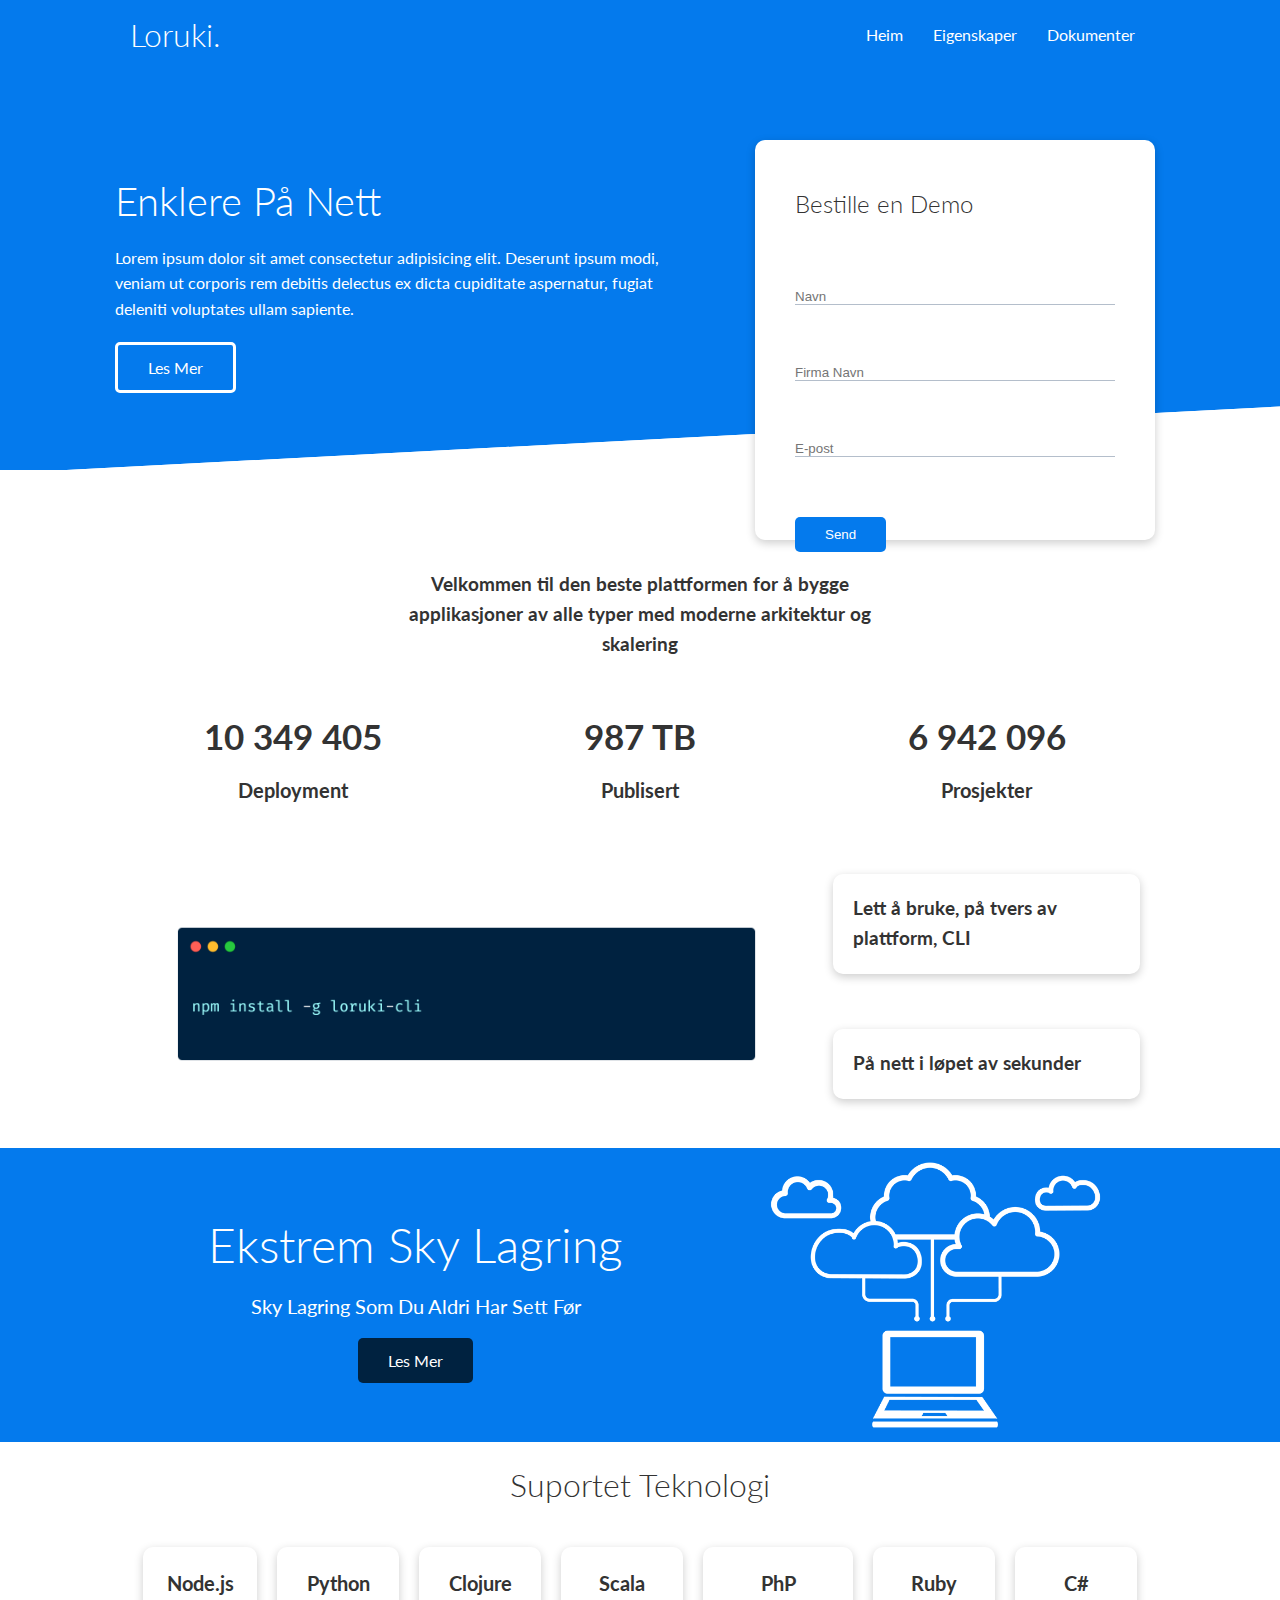
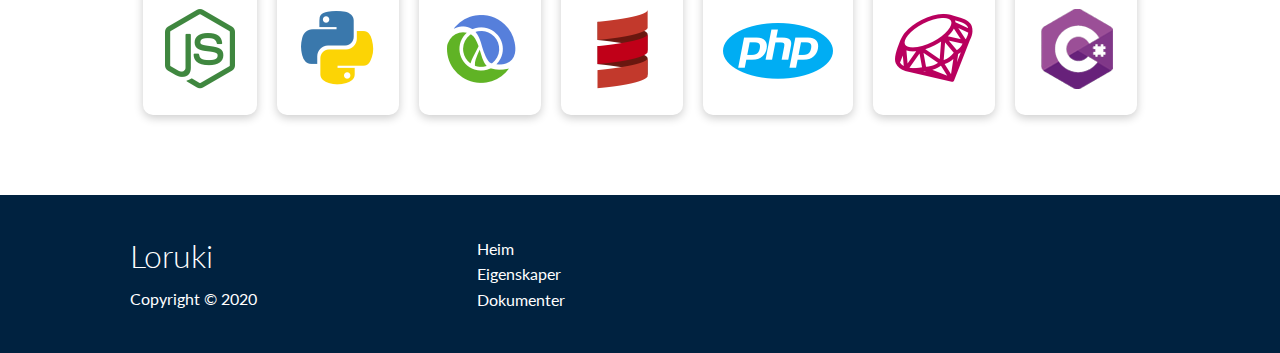
<file: index.html>
<!DOCTYPE html>
<html lang="en">
<head>
  <meta charset="UTF-8">
  <meta name="viewport" content="width=device-width, initial-scale=1.0">
  <link rel="stylesheet" href="https://cdnjs.cloudflare.com/ajax/libs/font-awesome/5.15.1/css/all.min.css" integrity="sha512-+4zCK9k+qNFUR5X+cKL9EIR+ZOhtIloNl9GIKS57V1MyNsYpYcUrUeQc9vNfzsWfV28IaLL3i96P9sdNyeRssA==" crossorigin="anonymous" />
  <link rel="stylesheet" href="css/utilities.css">
  <link rel="stylesheet" href="css/style.css">
<title>Loruki - Sky Tjeneste for Alle</title>
</head>
<body>
  <!-- Navbar -->
  <div class="navbar">
    <div class="container flex">
      <h1 class="logo">Loruki.</h1>
      <nav>
        <ul>
          <li><a href="index.html">Heim</a></li>
          <li><a href="features.html">Eigenskaper</a></li>
          <li><a href="docs.html">Dokumenter</a></li>
        </ul>
      </nav>
    </div>
  </div>

  <!-- Showcase -->
  <section class="showcase">
    <div class="container grid">
      <div class="showcase-text">
        <h1>Enklere På Nett</h1>
        <p>Lorem ipsum dolor sit amet consectetur adipisicing elit. Deserunt ipsum modi, veniam ut corporis rem debitis delectus ex dicta cupiditate aspernatur, fugiat deleniti voluptates ullam sapiente.</p>         
        <a href="features.html" class="btn btn-outline">Les Mer</a>
      </div>

      <div class="showcase-form card">
        <h2>Bestille en Demo</h2>
        <form name="contact" method="POST" netlify-honeypot="bot-field" data-netlify="true">
          <input type="hidden" name="form-name" value="contact">
          <p class="hidden">
            <label>Don’t fill this out if you're human: <input name="bot-field" /></label>
          </p>
          <div class="form-control">
            <input type="text" name="name" placeholder="Navn" required>
          </div>
          <div class="form-control">
            <input type="text" name="company" placeholder="Firma Navn" required>
          </div>
          <div class="form-control">
            <input type="email" name="email" placeholder="E-post" required>
          </div>
          <input type="submit" value="Send" class="btn btn-primary">
        </form>
      </div>
    </div>
  </section>

  <!-- Stats -->
  <section class="stats">
    <div class="container">
      <h3 class="stats-heading text-center my-1">
        Velkommen til den beste plattformen for å bygge applikasjoner av alle typer med moderne arkitektur og skalering
      </h3>

      <div class="grid grid-3 text-center my-4">
        <div>
          <i class="fas fa-server fa-3x"></i>
          <h3>10 349 405</h3>
          <p class="text-secondary">Deployment</p>
        </div>
        <div>
          <i class="fas fa-upload fa-3x"></i>
          <h3>987 TB</h3>
          <p class="text-secondary">Publisert</p>
        </div>
        <div>
          <i class="fas fa-project-diagram fa-3x"></i>
          <h3>6 942 096</h3>
          <p class="text-secondary">Prosjekter</p>
        </div>
      </div>
    </div>
  </section>

  <!-- Cli -->
  <section class="cli">
    <div class="container grid">
      <img src="images/cli.png" alt="">
      <div class="card">
        <h3>Lett å bruke, på tvers av plattform, CLI</h3>
      </div>
      <div class="card">
        <h3>På nett i løpet av sekunder</h3>
      </div>
    </div>
  </section>

  <!-- Cloud -->
  <section class="cloud bg-primary my-2 py-2">
    <div class="container grid">
      <div class="text-center">
        <h2 class="lg">Ekstrem Sky Lagring</h2>
        <p class="lead my-1">Sky Lagring Som Du Aldri Har Sett Før</p>
        <a href="features.html" class="btn btn-dark">Les Mer</a>
      </div>
      <img src="images/cloud.png" alt="">
    </div>
  </section>

  <!-- Languages -->
  <section class="languages">
    <h2 class="md text-center my-2">
      Suportet Teknologi
    </h2>
    <div class="container flex">
      <div class="card">
        <h4>Node.js</h4>
        <img src="images/logos/node.png" alt="">
      </div>
      <div class="card">
        <h4>Python</h4>
        <img src="images/logos/python.png" alt="">
      </div>
      <div class="card">
        <h4>Clojure</h4>
        <img src="images/logos/clojure.png" alt="">
      </div>
      <div class="card">
        <h4>Scala</h4>
        <img src="images/logos/scala.png" alt="">
      </div>
      <div class="card">
        <h4>PhP</h4>
        <img src="images/logos/php.png" alt="">
      </div>
      <div class="card">
        <h4>Ruby</h4>
        <img src="images/logos/ruby.png" alt="">
      </div>
      <div class="card">
        <h4>C#</h4>
        <img src="images/logos/csharp.png" alt="">
      </div>     
    </div>
  </section>

  <!-- Footer -->
  <footer class="footer bg-dark">
    <div class="container grid grid-3">

      <div>
        <h1>Loruki</h1>
        <p>Copyright &copy; 2020</p>
      </div>
      
        <nav>
          <ul>
            <li><a href="index.html">Heim</a></li>
            <li><a href="features.html">Eigenskaper</a></li>
            <li><a href="docs.html">Dokumenter</a></li>
          </ul>
        </nav>

        <div class="social">
          <a href="#"><i class="fab github fa-2x"></i></a>
          <a href="#"><i class="fab fa-facebook fa-2x"></i></a>
          <a href="#"><i class="fab fa-instagram fa-2x"></i></a>
          <a href="#"><i class="fab fa-twitter fa-2x"></i></a>
        </div>
    
    </div>
  </footer>
</body>
</html>
</file>
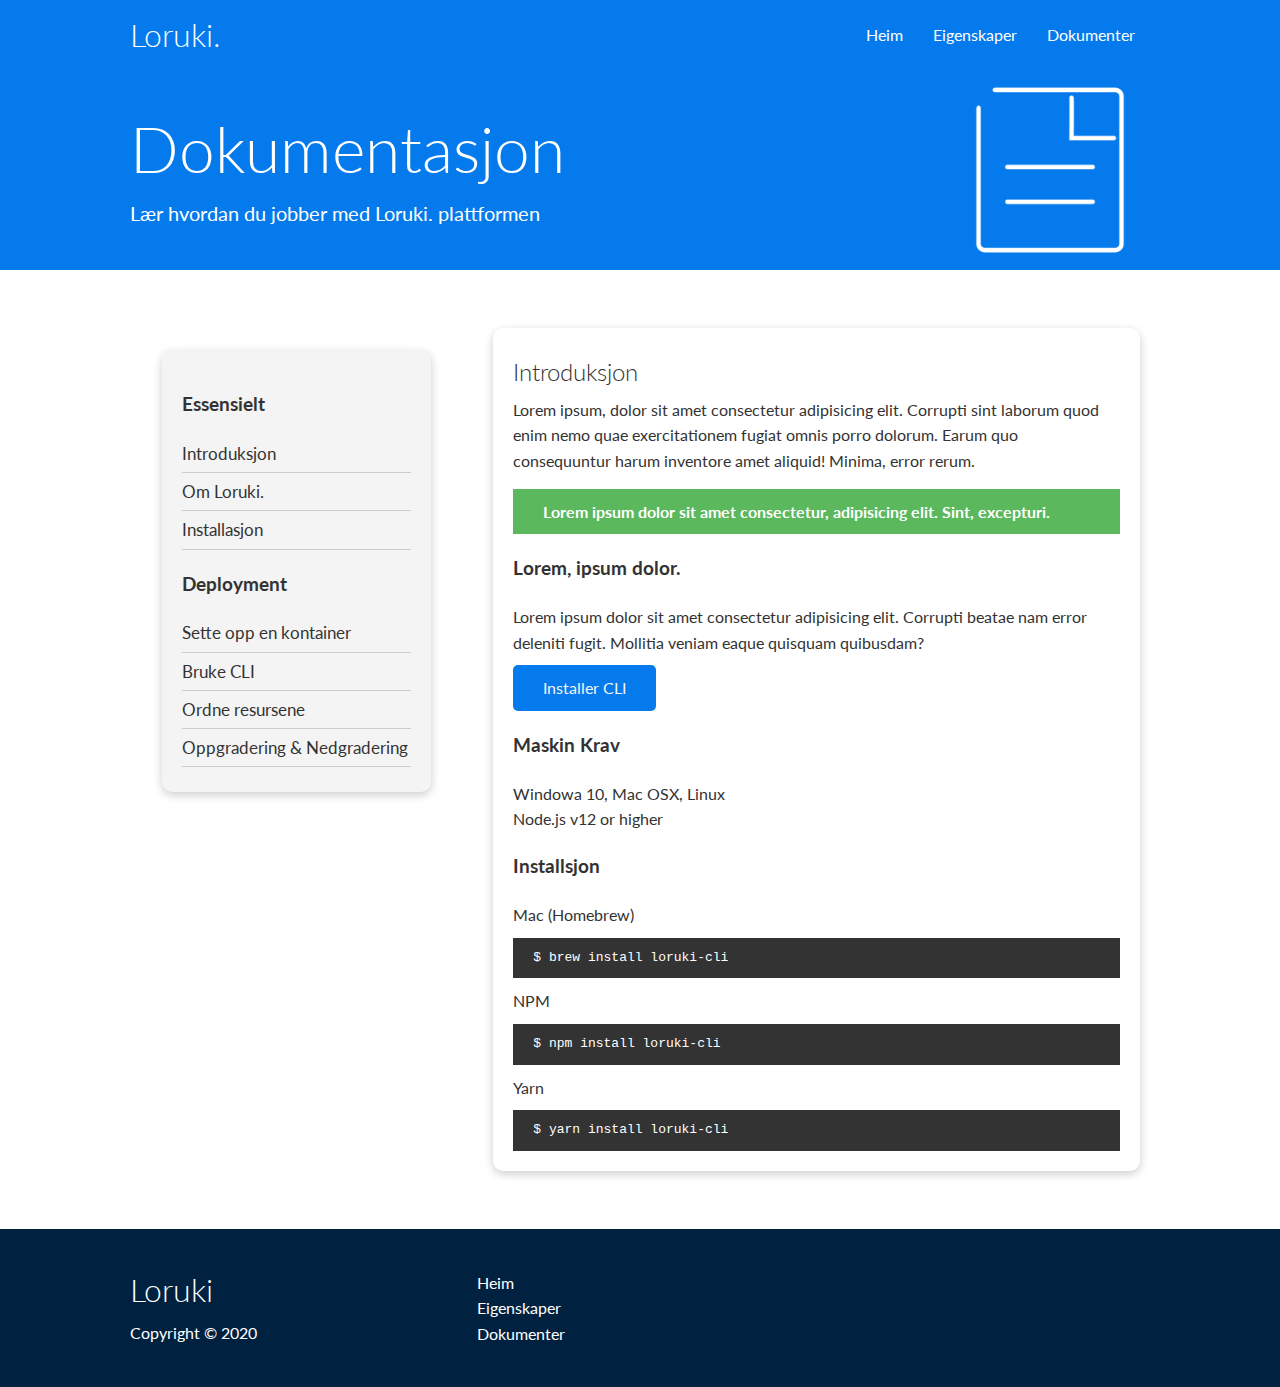
<file: docs.html>
<!DOCTYPE html>
<html lang="en">
<head>
  <meta charset="UTF-8">
  <meta name="viewport" content="width=device-width, initial-scale=1.0">
  <link rel="stylesheet" href="https://cdnjs.cloudflare.com/ajax/libs/font-awesome/5.15.1/css/all.min.css" integrity="sha512-+4zCK9k+qNFUR5X+cKL9EIR+ZOhtIloNl9GIKS57V1MyNsYpYcUrUeQc9vNfzsWfV28IaLL3i96P9sdNyeRssA==" crossorigin="anonymous" />
  <link rel="stylesheet" href="css/utilities.css">
  <link rel="stylesheet" href="css/style.css">
<title>Loruki - Sky Tjeneste for Alle</title>
</head>
<body>
  <!-- Navbar -->
  <div class="navbar">
    <div class="container flex">
      <h1 class="logo">Loruki.</h1>
      <nav>
        <ul>
          <li><a href="index.html">Heim</a></li>
          <li><a href="features.html">Eigenskaper</a></li>
          <li><a href="docs.html">Dokumenter</a></li>
        </ul>
      </nav>
    </div>
  </div>

  <!-- Head -->
  <section class="docs-head bg-primary">
    <div class="container grid">
      <div>
        <h1 class="xl">Dokumentasjon</h1>
        <p class="lead">
          Lær hvordan du jobber med Loruki. plattformen
        </p>        
      </div>
      <img src="images/docs.png" alt="">
    </div>
  </section>

  <!-- Docs main -->
  <section class="docs-main my-4">
    <div class="container grid">
      <div class="card bg-light p-3">
        <h3 class="my-2">Essensielt</h3>
        <nav>
          <ul>
            <li><a href="#">Introduksjon</a></li>
            <li><a href="#">Om Loruki.</a></li>
            <li><a href="#">Installasjon</a></li>
          </ul>
        </nav>

        <h3 class="my-2">Deployment</h3>
        <nav>
          <ul>
            <li><a href="#">Sette opp en kontainer</a></li>
            <li><a href="#">Bruke CLI</a></li>
            <li><a href="#">Ordne resursene</a></li>
            <li><a href="#">Oppgradering & Nedgradering</a></li>
          </ul>
        </nav>      
      </div>
      <div class="card">
        <h2>Introduksjon</h2>
        <p>Lorem ipsum, dolor sit amet consectetur adipisicing elit. Corrupti sint laborum quod enim nemo quae exercitationem fugiat omnis porro dolorum. Earum quo consequuntur harum inventore amet aliquid! Minima, error rerum.</p>

        <div class="alert alert-success">
          <i class="fas fa-info"></i> Lorem ipsum dolor sit amet consectetur, adipisicing elit. Sint, excepturi.
        </div>

        <h3>Lorem, ipsum dolor.</h3>
        <p>Lorem ipsum dolor sit amet consectetur adipisicing elit. Corrupti beatae nam error deleniti fugit. Mollitia veniam eaque quisquam quibusdam?</p>
        <a href="#" class="btn btn-primary">Installer CLI</a>

        <h3>Maskin Krav</h3>
        <ul>
          <li>Windowa 10, Mac OSX, Linux</li>
          <li>Node.js v12 or higher</li>
        </ul>

        <h3>Installsjon</h3>
        <p>Mac (Homebrew)</p>
        <pre><code>$ brew install loruki-cli</code></pre>
        <p>NPM</p>
        <pre><code>$ npm install loruki-cli</code></pre>
        <p>Yarn</p>
        <pre><code>$ yarn install loruki-cli</code></pre>

      </div>
    </div>
  </section>


  <!-- Footer -->
  <footer class="footer bg-dark">
    <div class="container grid grid-3">

      <div>
        <h1>Loruki</h1>
        <p>Copyright &copy; 2020</p>
      </div>
      
        <nav>
          <ul>
            <li><a href="index.html">Heim</a></li>
            <li><a href="features.html">Eigenskaper</a></li>
            <li><a href="docs.html">Dokumenter</a></li>
          </ul>
        </nav>

        <div class="social">
          <a href="#"><i class="fab github fa-2x"></i></a>
          <a href="#"><i class="fab fa-facebook fa-2x"></i></a>
          <a href="#"><i class="fab fa-instagram fa-2x"></i></a>
          <a href="#"><i class="fab fa-twitter fa-2x"></i></a>
        </div>
    
    </div>
  </footer>
</body>
</html>
</file>
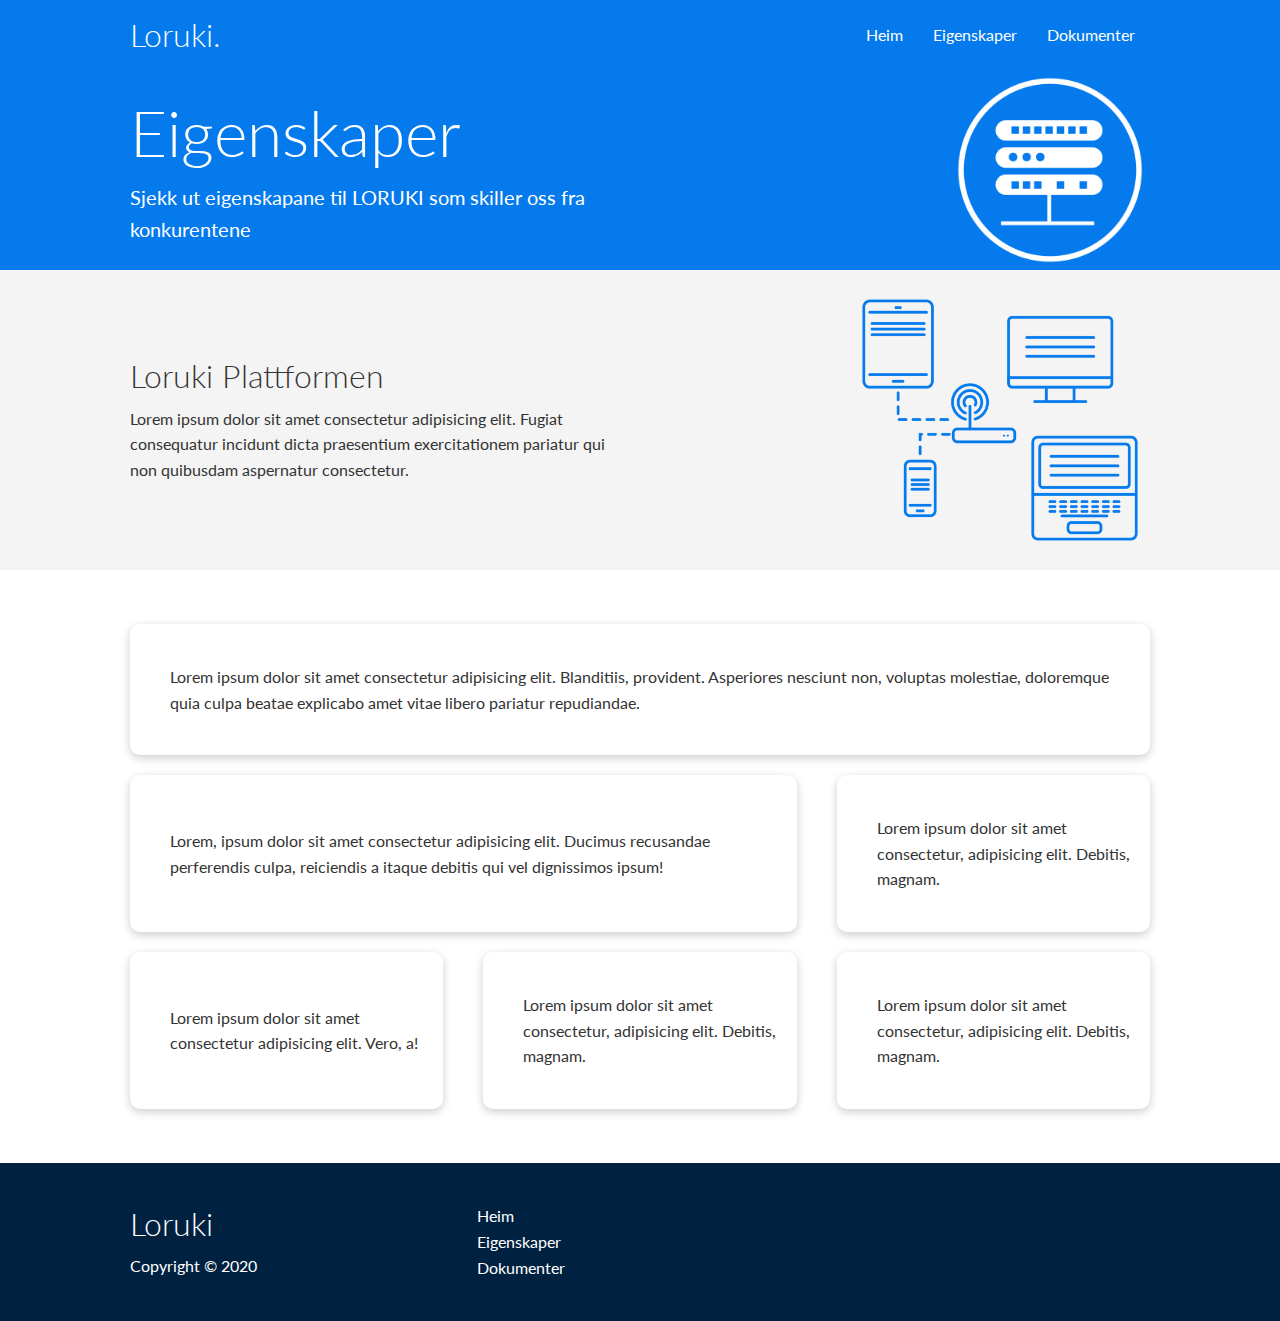
<file: features.html>
<!DOCTYPE html>
<html lang="en">
<head>
  <meta charset="UTF-8">
  <meta name="viewport" content="width=device-width, initial-scale=1.0">
  <link rel="stylesheet" href="https://cdnjs.cloudflare.com/ajax/libs/font-awesome/5.15.1/css/all.min.css" integrity="sha512-+4zCK9k+qNFUR5X+cKL9EIR+ZOhtIloNl9GIKS57V1MyNsYpYcUrUeQc9vNfzsWfV28IaLL3i96P9sdNyeRssA==" crossorigin="anonymous" />
  <link rel="stylesheet" href="css/utilities.css">
  <link rel="stylesheet" href="css/style.css">
<title>Loruki - Sky Tjeneste for Alle</title>
</head>
<body>
  <!-- Navbar -->
  <div class="navbar">
    <div class="container flex">
      <h1 class="logo">Loruki.</h1>
      <nav>
        <ul>
          <li><a href="index.html">Heim</a></li>
          <li><a href="features.html">Eigenskaper</a></li>
          <li><a href="docs.html">Dokumenter</a></li>
        </ul>
      </nav>
    </div>
  </div>

  <!-- Head -->
  <section class="features-head bg-primary">
    <div class="container grid">
      <div>
        <h1 class="xl">Eigenskaper</h1>
        <p class="lead">
          Sjekk ut eigenskapane til LORUKI som skiller oss fra konkurentene
        </p>        
      </div>
      <img src="images/server.png" alt="">
    </div>
  </section>

  <!-- Sub head -->
  <section class="features-sub-head bg-light">
    <div class="container grid">
      <div>
        <h1 class="md">Loruki Plattformen</h1>
        <p>
          Lorem ipsum dolor sit amet consectetur adipisicing elit. Fugiat consequatur incidunt dicta praesentium exercitationem pariatur qui non quibusdam aspernatur consectetur.
        </p>        
      </div>
      <img src="images/server2.png" alt="">
    </div>
  </section>

  <section class="features-main my-2">
    <div class="container grid grid-3">
      <div class="card flex">
        <i class="fas fa-server fa-3x"></i>
        <p>Lorem ipsum dolor sit amet consectetur adipisicing elit. Blanditiis, provident. Asperiores nesciunt non, voluptas molestiae, doloremque quia culpa beatae explicabo amet vitae libero pariatur repudiandae.</p>
      </div>
      <div class="card flex">
        <i class="fas fa-network-wired fa-3x"></i>
        <p>
            Lorem, ipsum dolor sit amet consectetur adipisicing elit. Ducimus
            recusandae perferendis culpa, reiciendis a itaque debitis qui vel
            dignissimos ipsum!
        </p>
    </div>
    <div class="card flex">
        <i class="fas fa-laptop-code fa-3x"></i>
        <p>
            Lorem ipsum dolor sit amet consectetur, adipisicing elit. Debitis,
            magnam.
        </p>
    </div>
    <div class="card flex">
        <i class="fas fa-database fa-3x"></i>
        <p>
            Lorem ipsum dolor sit amet consectetur adipisicing elit. Vero, a!
        </p>
    </div>
    <div class="card flex">
        <i class="fas fa-power-off fa-3x"></i>
        <p>
            Lorem ipsum dolor sit amet consectetur, adipisicing elit. Debitis,
            magnam.
        </p>
    </div>
    <div class="card flex">
        <i class="fas fa-upload fa-3x"></i>
        <p>
            Lorem ipsum dolor sit amet consectetur, adipisicing elit. Debitis,
            magnam.
        </p>
    </div>
    </div>
  </section>

  <!-- Footer -->
  <footer class="footer bg-dark">
    <div class="container grid grid-3">

      <div>
        <h1>Loruki</h1>
        <p>Copyright &copy; 2020</p>
      </div>
      
        <nav>
          <ul>
            <li><a href="index.html">Heim</a></li>
            <li><a href="features.html">Eigenskaper</a></li>
            <li><a href="docs.html">Dokumenter</a></li>
          </ul>
        </nav>

        <div class="social">
          <a href="#"><i class="fab github fa-2x"></i></a>
          <a href="#"><i class="fab fa-facebook fa-2x"></i></a>
          <a href="#"><i class="fab fa-instagram fa-2x"></i></a>
          <a href="#"><i class="fab fa-twitter fa-2x"></i></a>
        </div>
    
    </div>
  </footer>
</body>
</html>
</file>
<file: css/utilities.css>
.container {
  max-width: 1100px;
  margin: 0 auto;
  overflow: auto;
  padding: 0 40px;
}

.card {
  background-color: #fff;
  color: #333;
  border-radius: 10px;
  box-shadow: 0 3px 10px rgba(0, 0, 0, 0.2);
  padding: 20px;
  margin: 10px;
}

.btn {
  display: inline-block;
  padding: 10px 30px;
  cursor: pointer;
  background: var(--primary-color);
  color: #fff;
  border: none;
  border-radius: 5px;
}

.btn-outline {
  background-color: transparent;
  border: #fff solid;
}

.btn:hover {
  transform: scale(0.96);
}

/* Backgrounds and colored buttons */
.bg-primary, .btn-primary {
  background-color: var(--primary-color);
  color: #fff;
}

.bg-secondary, .btn-secondary {
  background-color: var(--primary-color);
  color: #fff;
}

.bg-dark, .btn-dark {
  background-color: var(--dark-color);
  color: #fff;
}

.bg-primary a, 
.btn-primary a,
.bg-secondary a, 
.btn-secondary a,
.bg-dark a, 
.btn-dark a {
  color: #fff;
}

.bg-light, .btn-light {
  background-color: var(--light-color);
  color: #333;
  }

.text-center {
  text-align: center;
}

/* Text sizes */
.lead {
  font-size: 20px;
}

.sm {
  font-size: 1rem;
}

.md {
  font-size: 2rem;
}

.lg {
  font-size: 3rem;
}

.xl {
  font-size: 4rem;
}

.text-center {
  text-align: center;
}

/* Alert */
.alert {
  background-color: var(--light-color);
  padding: 10px 20px;
  font-weight: bold;
  margin: 15px 0;
}

.alert i {
  margin-right: 10px;
}

.alert-success {
  background-color: var(--success-color);
  color: #fff;
}

.alert-error {
  background-color: var(--error-color);
  color: #fff;
}

.flex {
  display: flex;
  justify-content: center;
  align-items: center;
  height: 100%;
}

.grid {
  display: grid;
  grid-template-columns: repeat(2, 1fr);
  gap: 20px;
  justify-content: center;
  align-items: center;
  height: 100%;
}

.grid-3 {
  grid-template-columns: repeat(3, 1fr);
}

/* Margin */
.my-1 {
  margin: 1rem 0;
}
.my-2 {
  margin: 1.5rem 0;
}
.my-3 {
  margin: 2rem 0;
}
.my-4 {
  margin: 3rem 0;
}
.my-5 {
  margin: 4rem 0;
}

.m-1 {
  margin: 1rem;
}
.m-2 {
  margin: 1.5rem;
}
.m-3 {
  margin: 2rem;
}
.m-4 {
  margin: 3rem;
}
.m-5 {
  margin: 4rem;
}

/* Padding */
.py-1 {
  margin: 1rem 0;
}
.py-2 {
  margin: 1.5rem 0;
}
.py-3 {
  margin: 2rem 0;
}
.py-4 {
  margin: 3rem 0;
}
.py-5 {
  margin: 4rem 0;
}
.p-1 {
  margin: 1rem;
}
.p-2 {
  margin: 1.5rem;
}
.p-3 {
  margin: 2rem;
}
.p-4 {
  margin: 3rem;
}
.p-5 {
  margin: 4rem;
}
</file>
<file: css/style.css>
@import url('https://fonts.googleapis.com/css2?family=Lato:wght@300&display=swap');

:root {
  --primary-color: #047aed;
  --secondary-color: #1c3fa8;
  --dark-color: #002240;
  --light-color: #f4f4f4;
  --success-color: #5cb85c;
  --error-color: #d9534f;
}

* {
  box-sizing: border-box;
  padding: 0;
  margin: 0;
}

body {
  font-family: 'Lato', sans-serif;
  color: #333;
  line-height: 1.6;
}

ul {
  list-style-type: none;
}

a {
  text-decoration: none;
  color: #333;
}

h1,
h2 {
  font-weight: 300;
  line-height: 1.2;
  margin: 10px 0;
}

p {
  margin: 10px 0;
}

img {
  width: 100%;
}

code, pre {
  background: #333;
  color: #fff;
  padding: 10px;
}

.hidden {
  visibility: hidden;
  height: 0;
}

/* Navbar */
.navbar {
  background-color: var(--primary-color);
  color: #fff;
  height: 70px;
}

.navbar ul {
  display: flex;
}

.navbar a {
  color: #fff;
  padding: 10px;
  margin: 0 5px;
}

.navbar .flex {
  justify-content: space-between;
}

/* Showcase */
.showcase {
  height: 400px;
  background-color: var(--primary-color);
  color: #fff;
  position: relative;
}

.showcase h1 {
  font-size: 40px;
}

.showcase p {
  margin: 20px 0;
}

.showcase .grid {
  overflow: visible;
  grid-template-columns: 55% 45%;
  gap: 30px;
}

.showcase-text {
  animation: slideInFromLeft 1s ease-in;
}

.showcase-form {
  position: relative;
  top: 60px;
  height: 400px;
  width: 400px;
  padding: 40px;
  z-index: 100;
  justify-self: flex-end;
  animation: slideInFromRight 1s ease-in;
}

.showcase-form input {
  margin: 30px 0;
}

.showcase-form input[type='text'],
.showcase-form input[type='email'] {
  border: 0;
  border-bottom: 1px solid #b4becb;
  width: 100%;
}

.showcase-form input:focus {
  outline: none;
}

.showcase::before,
.showcase::after {
  content: '';
  position: absolute;
  height: 100px;
  bottom: -70px;
  right: 0;
  left: 0;
  background: #fff;
  transform: skewY(-3deg);
  -webkit-transform: skewY(-3deg);
  -moz-transform: skewY(-3deg);
  -ms-transform: skewY(-3deg);
}

/* Stats */
.stats {
  padding-top: 100px;
  animation: slideInFromBottom 1s ease-in;
}

.stats-heading {
  max-width: 500px;
  margin: auto;
}

.stats .grid h3 {
  font-size: 35px;
}

.stats .grid p {
  font-size: 20px;
  font-weight: bold;
}

/* Cli */
.cli .grid {
  grid-template-columns: repeat(3, 1fr);
  grid-template-rows: repeat(2, 1fr);
}

.cli .grid > *:first-child {
  grid-column: 1 /span 2;
  grid-row: 1 / span 2;
}

/* Cloud */
.cloud .grid {
  grid-template-columns: 4fr 3fr;
}

/* Languages */

.languages .flex {
  flex-wrap: wrap;
}

.languages .card {
  text-align: center;
  margin: 18px 10px 80px;
  transition: transform 0.2s ease-in;
}

.languages .card h4 {
  font-size: 20px;
  margin-bottom: 10px;
}

.languages .card:hover {
  transform: translateY(-15px);
}

/* Features */
.features-head img, 
.docs-head img {
  width: 200px;
  justify-self: flex-end;
}

.features-sub-head img {
  width: 300px;
  justify-self: flex-end;
}

.features-main .card > i {
  margin-right: 20px;
}

.features-main .grid {
  padding: 30px;
}

.features-main .grid > *:first-child {
  grid-column: 1 / span 3;
}

.features-main .grid > *:nth-child(2) {
  grid-column: 1 / span 2;
}

/* Docs */
.docs-main h3 {
  margin: 20px 0;
}

.docs-main .grid {
  grid-template-columns: 1fr 2fr;
  align-items: flex-start;
}

.docs-main nav li {
  font-size: 17px;
  padding-bottom: 5px;
  margin-bottom: 5px;
  border-bottom: 1px #ccc solid;
}

.docs-main .card .btn {
  color: #f4f4f4;
}

.docs-main a:hover {
  font-weight: bold;
  color: #1c3fa8;
}

/* Footer */
.footer {
  padding: 2rem 0;
}

.footer .social a {
  margin: 0 10px;
}

/* Animation */
@keyframes slideInFromLeft {
  0% {
    transform: translateX(-100%);
  }

  100% {
    transform: translateX(0);
  }
}

@keyframes slideInFromRight {
  0% {
    transform: translateX(100%);
  }

  100% {
    transform: translateX(0);
  }
}

@keyframes slideInFromTop {
  0% {
    transform: translateY(-100%);
  }

  100% {
    transform: translateX(0);
  }
}

@keyframes slideInFromBottom {
  0% {
    transform: translateY(100%);
  }

  100% {
    transform: translateX(0);
  }
}

/* Tablets and under */
@media(max-width: 768px) {
  .grid,
  .showcase .grid,
  .stats .grid,
  .cli .grid,
  .cloud .grid,
  .features-main .grid,
  .docs-main .grid {
    grid-template-columns: 1fr;
    grid-template-rows: 1fr;
  }

  .showcase {
    height: auto;
  }

  .showcase-text {
    text-align: center;
    margin-top: 40px;
    animation: slideInFromTop 1s ease-in;
  }

  .showcase-form {
    justify-self: center;
    margin: auto;
    animation: slideInFromBottom 1s ease-in;
  }

  .cli .grid > *:first-child {
    grid-column: 1;
    grid-row: 1;
  }

  .features-head,
  .features-sub-head,
  .docs-head {
    text-align: center;
  }

  .features-head img,
  .features-sub-head img,
  .docs-head img {
    justify-self: center;
  }

  .features-main .grid > *:first-child,
  .features-main .grid > *:nth-child(2) {
    grid-column: 1;
  }

}

/* Mobile */
@media(max-width: 500px) {
  .navbar {
    height: 110px;
  }

  .navbar .flex {
    flex-direction: column;
  }

  .navbar ul {
    padding: 10px;
    background-color: rgba(0, 0, 0, 0.1);
  }

  .docs-head h1 {
    font-size: 3rem;
  }

  .docs-main .card {
    width: 100%;
    align-items: center;
    margin: auto;
  }
}
</file>
